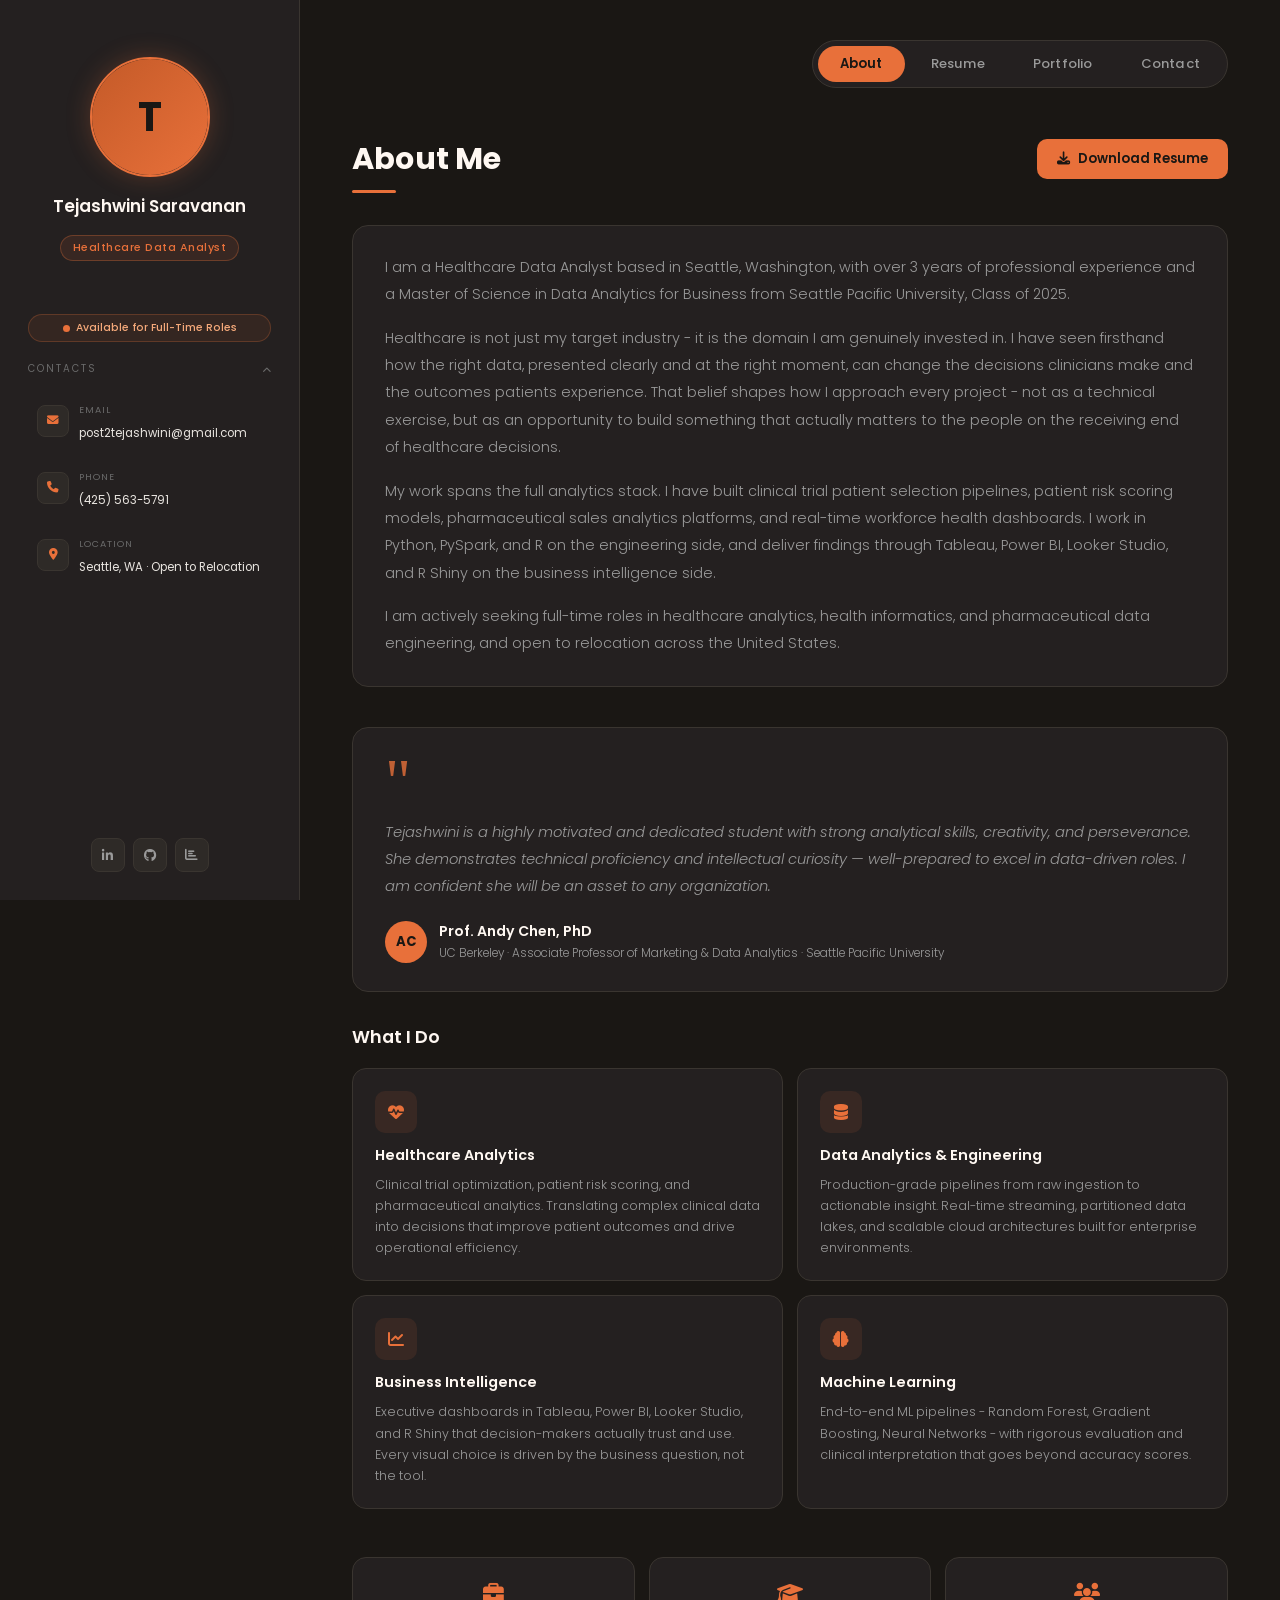
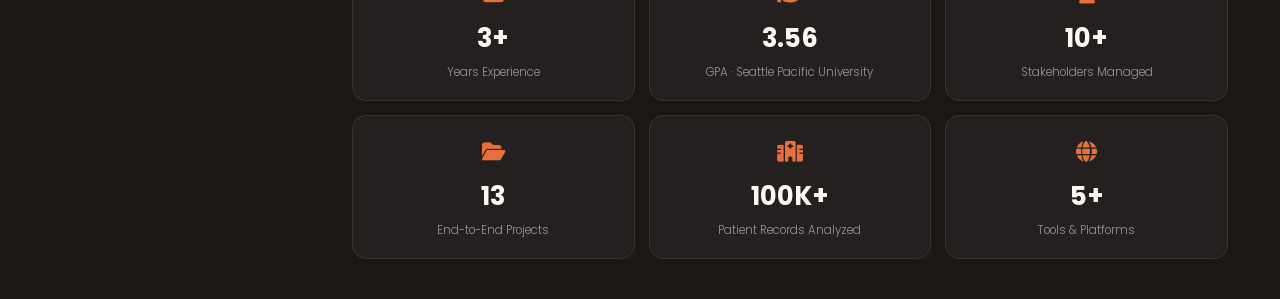
<file: index.html>
<!DOCTYPE html>
<html lang="en">
<head>
<meta charset="UTF-8">
<meta name="viewport" content="width=device-width, initial-scale=1.0">
<title>Tejashwini Saravanan - Healthcare Data Analytics</title>
<!-- Google Analytics -->
<script async src="https://www.googletagmanager.com/gtag/js?id=G-NJ0DJSV0J9"></script>
<script>
  window.dataLayer = window.dataLayer || [];
  function gtag(){dataLayer.push(arguments);}
  gtag('js', new Date());
  gtag('config', 'G-NJ0DJSV0J9');
</script>
<link href="https://fonts.googleapis.com/css2?family=Poppins:wght@300;400;500;600;700&family=Playfair+Display:wght@600;700&family=JetBrains+Mono:wght@400;500&display=swap" rel="stylesheet">
<link rel="stylesheet" href="https://cdnjs.cloudflare.com/ajax/libs/font-awesome/6.4.0/css/all.min.css">
<style>
  :root {
    --bg: #1a1714;
    --bg2: #242020;
    --bg3: #2e2a27;
    --border: #3a3530;
    --accent: #e8703a;
    --accent2: #c45a28;
    --accent3: #f5a97a;
    --text: #e8e4df;
    --text2: #9a9a9a;
    --text3: #6a6a6a;
    --white: #fff8f2;
    --sidebar-width: 300px;
  }

  * { margin: 0; padding: 0; box-sizing: border-box; }
  html { scroll-behavior: smooth; }

  body {
    background: var(--bg);
    color: var(--text);
    font-family: 'Poppins', sans-serif;
    display: flex;
    min-height: 100vh;
    overflow-x: hidden;
  }

  /* SIDEBAR */
  .sidebar {
    width: var(--sidebar-width);
    min-height: 100vh;
    background: var(--bg2);
    border-right: 1px solid var(--border);
    position: fixed;
    left: 0; top: 0;
    display: flex;
    flex-direction: column;
    align-items: center;
    padding: 36px 28px 28px;
    z-index: 100;
    overflow-y: auto;
  }

  .profile-section {
    display: flex;
    flex-direction: column;
    align-items: center;
    width: 100%;
    padding: 20px 16px;
    border-radius: 16px;
    border: 1px solid transparent;
    transition: all 0.4s;
    margin-bottom: 20px;
    cursor: default;
  }

  .profile-section:hover {
    border-color: var(--accent);
    background: rgba(232,112,58,0.05);
    box-shadow: 0 0 30px rgba(232,112,58,0.12);
  }

  .profile-img-wrap {
    width: 120px;
    height: 120px;
    border-radius: 50%;
    border: 2px solid var(--accent);
    overflow: hidden;
    margin-bottom: 16px;
    box-shadow: 0 0 24px rgba(232,112,58,0.25);
  }

  .profile-img-wrap img {
    width: 100%;
    height: 100%;
    object-fit: cover;
    object-position: center top;
  }

  .sidebar-name {
    font-family: 'Poppins', sans-serif;
    font-size: 1.05rem;
    font-weight: 600;
    color: var(--white);
    text-align: center;
    margin-bottom: 8px;
    white-space: nowrap;
  }

  .sidebar-title {
    font-size: 0.68rem;
    color: var(--accent);
    background: rgba(232,112,58,0.1);
    border: 1px solid rgba(232,112,58,0.3);
    padding: 4px 12px;
    border-radius: 20px;
    text-align: center;
    letter-spacing: 0.5px;
    font-weight: 500;
  }

  .contacts-toggle {
    font-size: 0.62rem;
    letter-spacing: 2px;
    color: var(--text3);
    text-transform: uppercase;
    width: 100%;
    margin-bottom: 0;
    display: flex;
    align-items: center;
    justify-content: space-between;
    cursor: pointer;
    padding: 8px 0;
    user-select: none;
    transition: color 0.2s;
  }

  .contacts-toggle:hover { color: var(--accent); }

  .contacts-toggle .chevron {
    transition: transform 0.3s;
    font-size: 0.55rem;
  }

  .contacts-toggle.open .chevron { transform: rotate(180deg); }

  .contact-list {
    width: 100%;
    display: flex;
    flex-direction: column;
    gap: 12px;
    overflow: hidden;
    max-height: 0;
    transition: max-height 0.4s ease, opacity 0.3s;
    opacity: 0;
  }

  .contact-list.open {
    max-height: 400px;
    opacity: 1;
    margin-bottom: 16px;
    margin-top: 12px;
  }

  .contact-item {
    display: flex;
    align-items: flex-start;
    gap: 10px;
    padding: 6px 8px;
    border-radius: 8px;
    border: 1px solid transparent;
    transition: all 0.3s;
    cursor: default;
  }

  .contact-item:hover {
    border-color: var(--accent);
    background: rgba(232,112,58,0.05);
    box-shadow: 0 0 12px rgba(232,112,58,0.1);
  }

  .contact-icon {
    width: 32px; height: 32px;
    background: var(--bg3);
    border: 1px solid var(--border);
    border-radius: 8px;
    display: flex;
    align-items: center;
    justify-content: center;
    color: var(--accent);
    font-size: 0.72rem;
    flex-shrink: 0;
    margin-top: 2px;
  }

  .contact-info label {
    display: block;
    font-size: 0.58rem;
    color: var(--text3);
    text-transform: uppercase;
    letter-spacing: 1px;
    margin-bottom: 2px;
  }

  .contact-info span, .contact-info a {
    font-size: 0.72rem;
    color: var(--text);
    text-decoration: none;
    line-height: 1.4;
    word-break: break-word;
  }

  .contact-info a:hover { color: var(--accent); }

  .available-sidebar {
    display: flex;
    align-items: center;
    gap: 6px;
    background: rgba(232,112,58,0.08);
    border: 1px solid rgba(232,112,58,0.25);
    border-radius: 20px;
    padding: 5px 12px;
    font-size: 0.66rem;
    color: var(--accent3);
    width: 100%;
    justify-content: center;
    margin: 12px 0;
    font-weight: 500;
  }

  .available-dot {
    width: 7px; height: 7px;
    background: var(--accent);
    border-radius: 50%;
    animation: pulse 2s infinite;
    flex-shrink: 0;
  }

  @keyframes pulse {
    0%, 100% { opacity: 1; box-shadow: 0 0 0 0 rgba(232,112,58,0.4); }
    50% { opacity: 0.7; box-shadow: 0 0 0 4px rgba(232,112,58,0); }
  }

  .social-links {
    display: flex;
    gap: 8px;
    margin-top: auto;
    padding-top: 16px;
  }

  .social-link {
    width: 34px; height: 34px;
    background: var(--bg3);
    border: 1px solid var(--border);
    border-radius: 8px;
    display: flex;
    align-items: center;
    justify-content: center;
    color: var(--text2);
    text-decoration: none;
    font-size: 0.8rem;
    transition: all 0.3s;
  }

  .social-link:hover {
    border-color: var(--accent);
    color: var(--accent);
    background: rgba(232,112,58,0.1);
  }

  /* MAIN */
  .main {
    margin-left: var(--sidebar-width);
    flex: 1;
    padding: 40px 52px;
    max-width: calc(100vw - var(--sidebar-width));
  }

  /* NAV */
  .nav-tabs {
    display: flex;
    gap: 4px;
    margin-bottom: 48px;
    background: var(--bg2);
    border: 1px solid var(--border);
    border-radius: 30px;
    padding: 5px;
    width: fit-content;
    margin-left: auto;
  }

  .nav-tab {
    padding: 8px 22px;
    border-radius: 24px;
    font-size: 0.82rem;
    font-weight: 500;
    color: var(--text2);
    cursor: pointer;
    transition: all 0.3s;
    border: none;
    background: transparent;
    font-family: 'Poppins', sans-serif;
    letter-spacing: 0.2px;
  }

  .nav-tab:hover { color: var(--text); }

  .nav-tab.active {
    background: var(--accent);
    color: #1a1714;
    font-weight: 600;
  }

  .section { display: none; animation: fadeIn 0.4s ease; }
  .section.active { display: block; }

  @keyframes fadeIn {
    from { opacity: 0; transform: translateY(14px); }
    to { opacity: 1; transform: translateY(0); }
  }

  .section-title {
    font-family: 'Poppins', sans-serif;
    font-size: 1.9rem;
    font-weight: 700;
    color: var(--white);
    margin-bottom: 8px;
    letter-spacing: 0.2px;
  }

  .title-line {
    width: 44px; height: 3px;
    background: var(--accent);
    border-radius: 2px;
    margin-bottom: 32px;
  }

  /* ABOUT BIO BOX */
  .about-bio-box {
    background: var(--bg2);
    border: 1px solid var(--border);
    border-radius: 16px;
    padding: 28px 32px;
    max-width: 100%;
    margin-bottom: 40px;
    transition: all 0.4s;
    cursor: default;
  }

  .about-bio-box:hover {
    border-color: var(--accent);
    box-shadow: 0 0 32px rgba(232,112,58,0.12);
    background: rgba(232,112,58,0.03);
  }

  .about-bio {
    font-size: 0.9rem;
    line-height: 1.9;
    color: #9a9a9a;
    font-weight: 300;
  }

  .about-bio p { margin-bottom: 16px; }
  .about-bio p:last-child { margin-bottom: 0; }

  .what-i-do-title {
    font-family: 'Poppins', sans-serif;
    font-size: 1.1rem;
    font-weight: 600;
    color: var(--white);
    margin-bottom: 18px;
  }

  .what-i-do-grid {
    display: grid;
    grid-template-columns: repeat(2, 1fr);
    gap: 14px;
    margin-bottom: 48px;
  }

  .what-card {
    background: var(--bg2);
    border: 1px solid var(--border);
    border-radius: 14px;
    padding: 22px;
    transition: all 0.35s;
    cursor: default;
  }

  .what-card:hover {
    border-color: var(--accent);
    transform: translateY(-3px);
    box-shadow: 0 10px 32px rgba(232,112,58,0.14);
    background: rgba(232,112,58,0.04);
  }

  .what-card-icon {
    width: 42px; height: 42px;
    background: rgba(232,112,58,0.1);
    border-radius: 10px;
    display: flex;
    align-items: center;
    justify-content: center;
    color: var(--accent);
    font-size: 1rem;
    margin-bottom: 12px;
  }

  .what-card h4 {
    font-size: 0.9rem;
    font-weight: 600;
    color: var(--white);
    margin-bottom: 8px;
  }

  .what-card p {
    font-size: 0.78rem;
    color: var(--text2);
    line-height: 1.7;
    font-weight: 300;
  }

  .about-top-bar {
    display: flex;
    align-items: center;
    justify-content: space-between;
    margin-bottom: 8px;
  }

  .about-top-bar .section-title { margin-bottom: 0; }

  .download-btn {
    display: flex;
    align-items: center;
    gap: 8px;
    background: var(--accent);
    color: #1a1714;
    padding: 10px 20px;
    border-radius: 10px;
    font-size: 0.82rem;
    font-weight: 600;
    text-decoration: none;
    transition: all 0.3s;
    white-space: nowrap;
  }

  .download-btn:hover {
    background: var(--accent2);
    transform: translateY(-1px);
    box-shadow: 0 6px 20px rgba(232,112,58,0.3);
  }

  .stats-grid {
    display: grid;
    grid-template-columns: repeat(3, 1fr);
    gap: 14px;
    margin-top: 32px;
  }

  .stat-card {
    background: var(--bg2);
    border: 1px solid var(--border);
    border-radius: 14px;
    padding: 20px 16px;
    text-align: center;
    transition: all 0.35s;
    cursor: default;
  }

  .stat-card:hover {
    border-color: var(--accent);
    transform: translateY(-3px);
    box-shadow: 0 10px 28px rgba(232,112,58,0.14);
    background: rgba(232,112,58,0.04);
  }

  .stat-icon {
    font-size: 1.3rem;
    color: var(--accent);
    margin-bottom: 10px;
  }

  .stat-number {
    font-size: 1.6rem;
    font-weight: 700;
    color: var(--white);
    margin-bottom: 6px;
    font-family: 'Poppins', sans-serif;
  }

  .stat-label {
    font-size: 0.72rem;
    color: var(--text2);
    font-weight: 300;
    line-height: 1.4;
  }

  /* STATS STRIP */
  .stats-strip {
    display: flex;
    align-items: center;
    justify-content: space-between;
    background: var(--bg2);
    border: 1px solid var(--border);
    border-radius: 16px;
    padding: 24px 32px;
    margin-top: 16px;
    transition: all 0.3s;
  }

  .stats-strip:hover {
    border-color: var(--accent);
    box-shadow: 0 0 24px rgba(232,112,58,0.1);
  }

  .stat-strip-card {
    text-align: center;
    flex: 1;
  }

  .stat-strip-divider {
    width: 1px;
    height: 50px;
    background: var(--border);
    flex-shrink: 0;
  }

  .stat-strip-card .stat-icon {
    font-size: 1.1rem;
    color: var(--accent);
    margin-bottom: 8px;
  }

  .stat-strip-card .stat-number {
    font-size: 1.5rem;
    font-weight: 700;
    color: var(--white);
    margin-bottom: 4px;
  }

  .stat-strip-card .stat-label {
    font-size: 0.68rem;
    color: var(--text2);
    font-weight: 300;
  }

  @media (max-width: 768px) {
    .stats-strip { flex-wrap: wrap; gap: 16px; padding: 20px; }
    .stat-strip-divider { display: none; }
    .stat-strip-card { min-width: 28%; }
  }

  /* SPLIT GRID */
  .split-grid {
    display: grid;
    grid-template-columns: 1fr 1fr;
    gap: 14px;
    align-items: stretch;
    margin-top: 32px;
  }

  .split-left {
    display: flex;
    flex-direction: column;
    gap: 14px;
  }

  .split-left .what-card {
    flex: 1;
  }

  .split-right {
    display: flex;
    flex-direction: column;
    gap: 14px;
  }

  .split-right .stat-card {
    flex: 1;
    display: flex;
    flex-direction: column;
    align-items: center;
    justify-content: center;
  }

  @media (max-width: 768px) {
    .split-grid { grid-template-columns: 1fr; }
  }

  /* TESTIMONIAL */
  .testimonial-card {
    background: var(--bg2);
    border: 1px solid var(--border);
    border-radius: 16px;
    padding: 28px 32px;
    margin-bottom: 32px;
    position: relative;
    transition: all 0.4s;
    cursor: default;
  }

  .testimonial-card:hover {
    border-color: var(--accent);
    box-shadow: 0 0 32px rgba(232,112,58,0.12);
    background: rgba(232,112,58,0.03);
  }

  .testimonial-quote {
    font-size: 4rem;
    color: var(--accent);
    line-height: 0.8;
    margin-bottom: 12px;
    font-family: Georgia, serif;
    opacity: 0.8;
  }

  .testimonial-text {
    font-size: 0.92rem;
    color: #9a9a9a;
    line-height: 1.85;
    font-weight: 300;
    font-style: italic;
    margin-bottom: 20px;
  }

  .testimonial-author {
    display: flex;
    align-items: center;
    gap: 12px;
  }

  .testimonial-avatar {
    width: 42px; height: 42px;
    background: var(--accent);
    border-radius: 50%;
    display: flex;
    align-items: center;
    justify-content: center;
    font-size: 0.82rem;
    font-weight: 700;
    color: #1a1714;
    flex-shrink: 0;
  }

  .testimonial-name {
    font-size: 0.88rem;
    font-weight: 600;
    color: var(--white);
    margin-bottom: 3px;
  }

  .testimonial-title {
    font-size: 0.74rem;
    color: var(--text2);
    font-weight: 300;
  }

  /* COMBINED GRID */
  .combined-grid {
    display: grid;
    grid-template-columns: repeat(3, 1fr);
    gap: 14px;
  }

  @media (max-width: 768px) {
    .combined-grid { grid-template-columns: repeat(2, 1fr); }
  }

  /* RESUME */
  .resume-section { margin-bottom: 38px; }

  .resume-section-title {
    display: flex;
    align-items: center;
    gap: 10px;
    font-size: 1rem;
    font-weight: 600;
    color: var(--white);
    margin-bottom: 20px;
  }

  .resume-section-title i { color: var(--accent); font-size: 0.85rem; }

  .timeline-item {
    position: relative;
    padding: 12px 16px 12px 24px;
    margin-bottom: 14px;
    border-left: 2px solid var(--border);
    border-radius: 0 10px 10px 0;
    border-top: 1px solid transparent;
    border-right: 1px solid transparent;
    border-bottom: 1px solid transparent;
    transition: all 0.3s;
    cursor: default;
  }

  .timeline-item::before {
    content: '';
    position: absolute;
    left: -6px; top: 18px;
    width: 10px; height: 10px;
    border-radius: 50%;
    background: var(--accent);
  }

  .timeline-item:hover {
    border-color: var(--accent);
    background: rgba(232,112,58,0.04);
    box-shadow: 0 0 16px rgba(232,112,58,0.1);
  }

  .timeline-header {
    display: flex;
    justify-content: space-between;
    align-items: flex-start;
    gap: 16px;
  }

  .timeline-date-right {
    font-size: 0.68rem;
    color: var(--accent);
    font-family: 'JetBrains Mono', monospace;
    white-space: nowrap;
    flex-shrink: 0;
    margin-top: 4px;
  }

  .timeline-coursework {
    font-size: 0.73rem;
    color: #6a6a6a;
    line-height: 1.65;
    margin-top: 8px;
    font-weight: 300;
  }

  .timeline-title {
    font-size: 0.9rem;
    font-weight: 600;
    color: var(--white);
    margin-bottom: 3px;
  }

  .timeline-subtitle {
    font-size: 0.78rem;
    color: var(--text2);
    margin-bottom: 3px;
    font-weight: 300;
  }

  .timeline-date {
    font-size: 0.7rem;
    color: var(--accent);
    font-family: 'JetBrains Mono', monospace;
  }

  .skills-grid { display: flex; flex-direction: column; gap: 12px; }

  .skill-group {
    background: var(--bg2);
    border: 1px solid var(--border);
    border-radius: 12px;
    padding: 16px 20px;
    transition: all 0.3s;
    cursor: default;
  }

  .skill-group:hover {
    border-color: var(--accent);
    background: rgba(232,112,58,0.04);
    box-shadow: 0 0 16px rgba(232,112,58,0.1);
  }

  .skill-group-label {
    font-size: 0.6rem;
    letter-spacing: 2px;
    color: var(--text3);
    text-transform: uppercase;
    margin-bottom: 10px;
  }

  .skill-tags { display: flex; flex-wrap: wrap; gap: 7px; }

  .skill-tag {
    background: rgba(232,112,58,0.07);
    border: 1px solid rgba(232,112,58,0.18);
    border-radius: 20px;
    padding: 3px 12px;
    font-size: 0.74rem;
    color: var(--accent3);
    font-weight: 400;
    transition: all 0.2s;
  }

  .skill-tag:hover {
    background: rgba(232,112,58,0.18);
    border-color: var(--accent);
    color: var(--white);
  }

  .cert-link {
    font-size: 0.74rem;
    color: var(--accent);
    text-decoration: none;
    display: flex;
    align-items: center;
    gap: 5px;
    white-space: nowrap;
    flex-shrink: 0;
    margin-top: 4px;
    font-weight: 500;
    transition: opacity 0.2s;
  }

  .cert-link:hover { opacity: 0.7; }

  .contact-tagline {
    font-size: 0.88rem;
    color: #6a6a6a;
    line-height: 1.75;
    font-weight: 300;
    max-width: 680px;
    margin-bottom: 32px;
  }

  .contact-availability {
    display: flex;
    align-items: center;
    gap: 8px;
    background: rgba(232,112,58,0.08);
    border: 1px solid rgba(232,112,58,0.22);
    border-radius: 10px;
    padding: 12px 16px;
    font-size: 0.78rem;
    color: var(--accent3);
    font-weight: 400;
    margin-top: 4px;
  }

  /* PORTFOLIO */
  .portfolio-filters {
    display: flex;
    gap: 8px;
    margin-bottom: 24px;
    flex-wrap: wrap;
  }

  .filter-btn {
    padding: 6px 16px;
    border-radius: 20px;
    font-size: 0.78rem;
    font-weight: 500;
    cursor: pointer;
    transition: all 0.3s;
    border: 1px solid var(--border);
    background: transparent;
    color: var(--text2);
    font-family: 'Poppins', sans-serif;
  }

  .filter-btn:hover { border-color: var(--accent); color: var(--accent); }

  .filter-btn.active {
    background: var(--accent);
    border-color: var(--accent);
    color: #1a1714;
    font-weight: 600;
  }

  .projects-grid {
    display: grid;
    grid-template-columns: repeat(3, 1fr);
    gap: 16px;
  }

  .project-card {
    background: var(--bg2);
    border: 1px solid var(--border);
    border-radius: 14px;
    overflow: hidden;
    transition: all 0.3s;
  }

  .project-card:hover {
    border-color: var(--accent);
    transform: translateY(-4px);
    box-shadow: 0 12px 36px rgba(232,112,58,0.14);
  }

  .project-thumb {
    width: 100%;
    height: 148px;
    display: flex;
    align-items: center;
    justify-content: center;
    font-size: 2rem;
  }

  .project-body { padding: 14px 16px; }

  .project-category {
    font-size: 0.6rem;
    letter-spacing: 1.5px;
    text-transform: uppercase;
    color: var(--accent);
    margin-bottom: 6px;
    font-family: 'JetBrains Mono', monospace;
  }

  .project-name {
    font-size: 0.84rem;
    font-weight: 600;
    color: var(--white);
    margin-bottom: 8px;
    line-height: 1.4;
  }

  .project-tags {
    display: flex;
    flex-wrap: wrap;
    gap: 5px;
    margin-bottom: 10px;
  }

  .project-tag {
    font-size: 0.64rem;
    background: var(--bg3);
    border: 1px solid var(--border);
    border-radius: 8px;
    padding: 2px 7px;
    color: var(--text3);
  }

  .project-links { display: flex; gap: 10px; }

  .project-link {
    font-size: 0.72rem;
    color: var(--accent);
    text-decoration: none;
    display: flex;
    align-items: center;
    gap: 4px;
    transition: opacity 0.2s;
    font-weight: 500;
  }

  .project-link:hover { opacity: 0.7; }

  /* CONTACT */
  .contact-grid {
    display: grid;
    grid-template-columns: 1fr 1fr;
    gap: 32px;
  }

  .contact-form { display: flex; flex-direction: column; gap: 14px; }
  .form-row { display: grid; grid-template-columns: 1fr 1fr; gap: 14px; }
  .form-group { display: flex; flex-direction: column; gap: 6px; }

  .form-group label {
    font-size: 0.66rem;
    text-transform: uppercase;
    letter-spacing: 1px;
    color: var(--text3);
  }

  .form-group input, .form-group textarea {
    background: var(--bg2);
    border: 1px solid var(--border);
    border-radius: 10px;
    padding: 11px 14px;
    color: var(--text);
    font-family: 'Poppins', sans-serif;
    font-size: 0.84rem;
    transition: border-color 0.3s;
    resize: none;
  }

  .form-group input:focus, .form-group textarea:focus {
    outline: none;
    border-color: var(--accent);
  }

  .form-group textarea { height: 120px; }

  .send-btn {
    background: var(--accent);
    color: #1a1714;
    border: none;
    border-radius: 10px;
    padding: 12px 26px;
    font-size: 0.84rem;
    font-weight: 600;
    cursor: pointer;
    font-family: 'Poppins', sans-serif;
    display: flex;
    align-items: center;
    gap: 8px;
    width: fit-content;
    transition: all 0.3s;
  }

  .send-btn:hover { background: var(--accent2); transform: translateY(-1px); }

  .contact-info-panel { display: flex; flex-direction: column; gap: 12px; }

  .contact-info-card {
    background: var(--bg2);
    border: 1px solid var(--border);
    border-radius: 12px;
    padding: 14px 18px;
    display: flex;
    align-items: center;
    gap: 14px;
    transition: all 0.3s;
  }

  .contact-info-card:hover { border-color: var(--accent); }

  .contact-info-icon {
    width: 38px; height: 38px;
    background: rgba(232,112,58,0.1);
    border-radius: 10px;
    display: flex;
    align-items: center;
    justify-content: center;
    color: var(--accent);
    font-size: 0.9rem;
    flex-shrink: 0;
  }

  .contact-info-text label {
    display: block;
    font-size: 0.6rem;
    text-transform: uppercase;
    letter-spacing: 1px;
    color: var(--text3);
    margin-bottom: 3px;
  }

  .contact-info-text span, .contact-info-text a {
    font-size: 0.82rem;
    color: var(--text);
    text-decoration: none;
  }

  .contact-info-text a:hover { color: var(--accent); }

  .project-card.hidden { display: none; }

  ::-webkit-scrollbar { width: 5px; }
  ::-webkit-scrollbar-track { background: var(--bg); }
  ::-webkit-scrollbar-thumb { background: var(--border); border-radius: 3px; }
  ::-webkit-scrollbar-thumb:hover { background: var(--accent2); }

  @media (max-width: 1100px) { .projects-grid { grid-template-columns: repeat(2, 1fr); } }
  @media (max-width: 768px) {
    .sidebar { display: none; }
    .main { margin-left: 0; padding: 20px 16px; max-width: 100vw; }
    .projects-grid { grid-template-columns: 1fr; }
    .what-i-do-grid { grid-template-columns: 1fr; }
    .contact-grid { grid-template-columns: 1fr; }
    .stats-grid { grid-template-columns: repeat(2, 1fr); }
    .nav-tabs { display: none; }
    .mobile-nav { display: flex; }
    .about-top-bar { flex-direction: column; align-items: flex-start; gap: 12px; }
    .form-row { grid-template-columns: 1fr; }
  }

  /* MOBILE NAV */
  .mobile-nav {
    display: none;
    position: fixed;
    top: 0; left: 0; right: 0;
    background: var(--bg2);
    border-bottom: 1px solid var(--border);
    padding: 14px 20px;
    z-index: 200;
    align-items: center;
    justify-content: space-between;
  }

  .mobile-nav-name {
    font-size: 0.95rem;
    font-weight: 600;
    color: var(--white);
  }

  .hamburger {
    width: 36px; height: 36px;
    background: var(--bg3);
    border: 1px solid var(--border);
    border-radius: 8px;
    display: flex;
    flex-direction: column;
    align-items: center;
    justify-content: center;
    gap: 5px;
    cursor: pointer;
    padding: 8px;
  }

  .hamburger span {
    width: 18px; height: 2px;
    background: var(--accent);
    border-radius: 2px;
    transition: all 0.3s;
  }

  .mobile-menu {
    display: none;
    position: fixed;
    top: 64px; left: 0; right: 0;
    background: var(--bg2);
    border-bottom: 1px solid var(--border);
    padding: 16px;
    z-index: 199;
    flex-direction: column;
    gap: 8px;
  }

  .mobile-menu.open { display: flex; }

  .mobile-menu-btn {
    padding: 12px 16px;
    border-radius: 10px;
    font-size: 0.9rem;
    font-weight: 500;
    color: var(--text2);
    cursor: pointer;
    border: 1px solid var(--border);
    background: transparent;
    font-family: 'Poppins', sans-serif;
    text-align: left;
    transition: all 0.2s;
  }

  .mobile-menu-btn:hover, .mobile-menu-btn.active {
    background: var(--accent);
    color: #1a1714;
    border-color: var(--accent);
    font-weight: 600;
  }

  @media (max-width: 768px) {
    .main { padding-top: 80px; }
  }
</style>
</head>
<body>

<!-- MOBILE NAV -->
<div class="mobile-nav">
  <div class="mobile-nav-name">Tejashwini Saravanan</div>
  <div class="hamburger" onclick="toggleMobileMenu()">
    <span></span>
    <span></span>
    <span></span>
  </div>
</div>

<!-- MOBILE DROPDOWN MENU -->
<div class="mobile-menu" id="mobileMenu">
  <button class="mobile-menu-btn active" onclick="showSectionMobile('about', this)">About</button>
  <button class="mobile-menu-btn" onclick="showSectionMobile('resume', this)">Resume</button>
  <button class="mobile-menu-btn" onclick="showSectionMobile('portfolio', this)">Portfolio</button>
  <button class="mobile-menu-btn" onclick="showSectionMobile('contact', this)">Contact</button>
</div>

<aside class="sidebar">
  <div class="profile-section">
    <div class="profile-img-wrap">
      <img src="https://raw.githubusercontent.com/TejashwiniSaravanan/tejashwinisaravanan.github.io/main/teju%20photo.JPG"
           alt="Tejashwini Saravanan"
           onerror="this.parentElement.innerHTML='<div style=\'width:100%;height:100%;background:linear-gradient(135deg,#c45a28,#e8703a);display:flex;align-items:center;justify-content:center;font-size:2.5rem;font-weight:700;color:#1a1714;\'>T</div>'"/>
    </div>
    <div class="sidebar-name">Tejashwini Saravanan</div>
    <div class="sidebar-title" style="margin-top:8px;">Healthcare Data Analyst</div>
  </div>

  <div class="available-sidebar">
    <div class="available-dot"></div>
    Available for Full-Time Roles
  </div>

  <div class="contacts-toggle" id="contactsToggle" onclick="toggleContacts()">
    Contacts <i class="fas fa-chevron-down chevron"></i>
  </div>

  <div class="contact-list" id="contactList">
    <div class="contact-item">
      <div class="contact-icon"><i class="fas fa-envelope"></i></div>
      <div class="contact-info">
        <label>Email</label>
        <a href="mailto:post2tejashwini@gmail.com">post2tejashwini@gmail.com</a>
      </div>
    </div>
    <div class="contact-item">
      <div class="contact-icon"><i class="fas fa-phone"></i></div>
      <div class="contact-info">
        <label>Phone</label>
        <span>(425) 563-5791</span>
      </div>
    </div>
    <div class="contact-item">
      <div class="contact-icon"><i class="fas fa-map-marker-alt"></i></div>
      <div class="contact-info">
        <label>Location</label>
        <span>Seattle, WA · Open to Relocation</span>
      </div>
    </div>
  </div>

  <div class="social-links">
    <a href="https://www.linkedin.com/in/tejashwinisaravanan/" target="_blank" class="social-link" title="LinkedIn"><i class="fab fa-linkedin-in"></i></a>
    <a href="https://github.com/TejashwiniSaravanan" target="_blank" class="social-link" title="GitHub"><i class="fab fa-github"></i></a>
    <a href="https://public.tableau.com/app/profile/tejashwinisaravanan" target="_blank" class="social-link" title="Tableau"><i class="fas fa-chart-bar"></i></a>
  </div>
</aside>

<main class="main">
  <nav class="nav-tabs">
    <button class="nav-tab active" onclick="showSection('about', this)">About</button>
    <button class="nav-tab" onclick="showSection('resume', this)">Resume</button>
    <button class="nav-tab" onclick="showSection('portfolio', this)">Portfolio</button>
    <button class="nav-tab" onclick="showSection('contact', this)">Contact</button>
  </nav>

  <!-- ABOUT -->
  <section id="about" class="section active">
    <div class="about-top-bar">
      <h1 class="section-title">About Me</h1>
      <a href="https://github.com/TejashwiniSaravanan/tejashwinisaravanan.github.io/raw/main/TejashwiniSaravanan%20Resume.pdf"
         target="_blank"
         class="download-btn"
         onclick="trackDownload()">
        <i class="fas fa-download"></i> Download Resume
      </a>
    </div>
    <div class="title-line"></div>

    <div class="about-bio-box">
      <div class="about-bio">
        <p>I am a Healthcare Data Analyst based in Seattle, Washington, with over 3 years of professional experience and a Master of Science in Data Analytics for Business from Seattle Pacific University, Class of 2025.</p>
        <p>Healthcare is not just my target industry - it is the domain I am genuinely invested in. I have seen firsthand how the right data, presented clearly and at the right moment, can change the decisions clinicians make and the outcomes patients experience. That belief shapes how I approach every project - not as a technical exercise, but as an opportunity to build something that actually matters to the people on the receiving end of healthcare decisions.</p>
        <p>My work spans the full analytics stack. I have built clinical trial patient selection pipelines, patient risk scoring models, pharmaceutical sales analytics platforms, and real-time workforce health dashboards. I work in Python, PySpark, and R on the engineering side, and deliver findings through Tableau, Power BI, Looker Studio, and R Shiny on the business intelligence side.</p>
        <p>I am actively seeking full-time roles in healthcare analytics, health informatics, and pharmaceutical data engineering, and open to relocation across the United States.</p>
      </div>
    </div>

    <!-- TESTIMONIAL -->
    <div class="testimonial-card">
      <div class="testimonial-quote">"</div>
      <div class="testimonial-text">Tejashwini is a highly motivated and dedicated student with strong analytical skills, creativity, and perseverance. She demonstrates technical proficiency and intellectual curiosity — well-prepared to excel in data-driven roles. I am confident she will be an asset to any organization.</div>
      <div class="testimonial-author">
        <div class="testimonial-avatar">AC</div>
        <div>
          <div class="testimonial-name">Prof. Andy Chen, PhD</div>
          <div class="testimonial-title">UC Berkeley · Associate Professor of Marketing & Data Analytics · Seattle Pacific University</div>
        </div>
      </div>
    </div>

    <!-- WHAT I DO -->
    <div class="what-i-do-title">What I Do</div>
    <div class="what-i-do-grid">
      <div class="what-card">
        <div class="what-card-icon"><i class="fas fa-heartbeat"></i></div>
        <h4>Healthcare Analytics</h4>
        <p>Clinical trial optimization, patient risk scoring, and pharmaceutical analytics. Translating complex clinical data into decisions that improve patient outcomes and drive operational efficiency.</p>
      </div>
      <div class="what-card">
        <div class="what-card-icon"><i class="fas fa-database"></i></div>
        <h4>Data Analytics & Engineering</h4>
        <p>Production-grade pipelines from raw ingestion to actionable insight. Real-time streaming, partitioned data lakes, and scalable cloud architectures built for enterprise environments.</p>
      </div>
      <div class="what-card">
        <div class="what-card-icon"><i class="fas fa-chart-line"></i></div>
        <h4>Business Intelligence</h4>
        <p>Executive dashboards in Tableau, Power BI, Looker Studio, and R Shiny that decision-makers actually trust and use. Every visual choice is driven by the business question, not the tool.</p>
      </div>
      <div class="what-card">
        <div class="what-card-icon"><i class="fas fa-brain"></i></div>
        <h4>Machine Learning</h4>
        <p>End-to-end ML pipelines - Random Forest, Gradient Boosting, Neural Networks - with rigorous evaluation and clinical interpretation that goes beyond accuracy scores.</p>
      </div>
    </div>

    <!-- STATS -->
    <div class="stats-grid">
      <div class="stat-card">
        <div class="stat-icon"><i class="fas fa-briefcase"></i></div>
        <div class="stat-number">3+</div>
        <div class="stat-label">Years Experience</div>
      </div>
      <div class="stat-card">
        <div class="stat-icon"><i class="fas fa-graduation-cap"></i></div>
        <div class="stat-number">3.56</div>
        <div class="stat-label">GPA · Seattle Pacific University</div>
      </div>
      <div class="stat-card">
        <div class="stat-icon"><i class="fas fa-users"></i></div>
        <div class="stat-number">10+</div>
        <div class="stat-label">Stakeholders Managed</div>
      </div>
      <div class="stat-card">
        <div class="stat-icon"><i class="fas fa-folder-open"></i></div>
        <div class="stat-number">13</div>
        <div class="stat-label">End-to-End Projects</div>
      </div>
      <div class="stat-card">
        <div class="stat-icon"><i class="fas fa-hospital"></i></div>
        <div class="stat-number">100K+</div>
        <div class="stat-label">Patient Records Analyzed</div>
      </div>
      <div class="stat-card">
        <div class="stat-icon"><i class="fas fa-globe"></i></div>
        <div class="stat-number">5+</div>
        <div class="stat-label">Tools & Platforms</div>
      </div>
    </div>

  </section>

  <!-- RESUME -->
  <section id="resume" class="section">
    <h1 class="section-title">Resume</h1>
    <div class="title-line"></div>

    <div class="resume-section">
      <div class="resume-section-title"><i class="fas fa-graduation-cap"></i> Education</div>

      <div class="timeline-item">
        <div class="timeline-header">
          <div>
            <div class="timeline-title">Seattle Pacific University</div>
            <div class="timeline-subtitle">Master of Science in Data Analytics for Business</div>
            <div class="timeline-subtitle" style="font-size:0.72rem;margin-top:2px;">School of Business, Government and Economics</div>
            <div class="timeline-coursework">Relevant Coursework: Business Intelligence & Dashboard Design · Advanced Data Visualization · Big Data & Cloud Computing · Predictive Modeling · Database Systems (SQL) · Business Analytics · Management of Information Systems</div>
          </div>
          <div class="timeline-date-right">Sep 2023 — Aug 2025</div>
        </div>
      </div>

      <div class="timeline-item">
        <div class="timeline-header">
          <div>
            <div class="timeline-title">SRM Institute of Science and Technology</div>
            <div class="timeline-subtitle">Bachelor of Science in Interior Design</div>
            <div class="timeline-subtitle" style="font-size:0.72rem;margin-top:2px;">Chennai, India</div>
          </div>
          <div class="timeline-date-right">Jun 2018 — May 2022</div>
        </div>
      </div>
    </div>

    <div class="resume-section">
      <div class="resume-section-title"><i class="fas fa-briefcase"></i> Experience</div>

      <div class="timeline-item">
        <div class="timeline-header">
          <div>
            <div class="timeline-title">Data Analyst</div>
            <div class="timeline-subtitle">Community Dreams Foundation — Seattle, WA</div>
          </div>
          <div class="timeline-date-right">Nov 2025 — Present</div>
        </div>
      </div>

      <div class="timeline-item">
        <div class="timeline-header">
          <div>
            <div class="timeline-title">Data Analyst - Disaster Workforce Engagement</div>
            <div class="timeline-subtitle">American Red Cross, Northwest Region — Everett, WA</div>
          </div>
          <div class="timeline-date-right">Aug 2025 — Oct 2025</div>
        </div>
      </div>

      <div class="timeline-item">
        <div class="timeline-header">
          <div>
            <div class="timeline-title">Data Analyst</div>
            <div class="timeline-subtitle">Seattle Pacific University, Operated by Sodexo — Seattle, WA</div>
          </div>
          <div class="timeline-date-right">Oct 2023 — Jun 2025</div>
        </div>
      </div>

      <div class="timeline-item">
        <div class="timeline-header">
          <div>
            <div class="timeline-title">Healthcare Data Analyst</div>
            <div class="timeline-subtitle">Bharath Home Medicare Pvt Ltd — Chennai, India</div>
          </div>
          <div class="timeline-date-right">May 2022 — Aug 2023</div>
        </div>
      </div>
    </div>

    <div class="resume-section">
      <div class="resume-section-title"><i class="fas fa-certificate"></i> Certifications</div>
      <div class="timeline-item">
        <div class="timeline-header">
          <div>
            <div class="timeline-title">Microsoft Office Specialist: Excel Associate (Office 2019)</div>
            <div class="timeline-subtitle">Score: 925 · Microsoft</div>
          </div>
          <a href="https://www.linkedin.com/in/tejashwinisaravanan/details/certifications/" target="_blank" class="cert-link"><i class="fas fa-external-link-alt"></i> View Certificate</a>
        </div>
      </div>
    </div>

    <div class="resume-section">
      <div class="resume-section-title"><i class="fas fa-tools"></i> Skills</div>
      <div class="skills-grid">
        <div class="skill-group">
          <div class="skill-group-label">BI & Visualization</div>
          <div class="skill-tags">
            <span class="skill-tag">Tableau</span><span class="skill-tag">Power BI</span><span class="skill-tag">Looker Studio</span><span class="skill-tag">R Shiny</span><span class="skill-tag">Flourish Studio</span><span class="skill-tag">Plotly Dash</span>
          </div>
        </div>
        <div class="skill-group">
          <div class="skill-group-label">Healthcare & Clinical Analytics</div>
          <div class="skill-tags">
            <span class="skill-tag">Clinical Trial Analytics</span><span class="skill-tag">Patient Risk Scoring</span><span class="skill-tag">EHR Integration</span><span class="skill-tag">Population Health</span><span class="skill-tag">Pharmaceutical Analytics</span><span class="skill-tag">HR Health Analytics</span>
          </div>
        </div>
        <div class="skill-group">
          <div class="skill-group-label">Languages & Libraries</div>
          <div class="skill-tags">
            <span class="skill-tag">Python</span><span class="skill-tag">R</span><span class="skill-tag">SQL</span><span class="skill-tag">DAX</span><span class="skill-tag">Pandas</span><span class="skill-tag">Scikit-Learn</span><span class="skill-tag">ggplot2</span>
          </div>
        </div>
        <div class="skill-group">
          <div class="skill-group-label">Big Data & Cloud</div>
          <div class="skill-tags">
            <span class="skill-tag">Apache Spark</span><span class="skill-tag">PySpark</span><span class="skill-tag">Google Cloud Platform</span><span class="skill-tag">BigQuery</span><span class="skill-tag">Vertex AI</span><span class="skill-tag">Parquet</span>
          </div>
        </div>
        <div class="skill-group">
          <div class="skill-group-label">Machine Learning</div>
          <div class="skill-tags">
            <span class="skill-tag">Random Forest</span><span class="skill-tag">Gradient Boosting</span><span class="skill-tag">Neural Networks</span><span class="skill-tag">K-Means Clustering</span><span class="skill-tag">FP-Growth</span><span class="skill-tag">Decision Tree</span>
          </div>
        </div>
        <div class="skill-group">
          <div class="skill-group-label">Tools & Platforms</div>
          <div class="skill-tags">
            <span class="skill-tag">RapidMiner</span><span class="skill-tag">Orange Data Mining</span><span class="skill-tag">Jupyter Notebook</span><span class="skill-tag">Google Colab</span><span class="skill-tag">Microsoft Excel</span><span class="skill-tag">GitHub</span>
          </div>
        </div>
      </div>
    </div>
  </section>

  <!-- PORTFOLIO -->
  <section id="portfolio" class="section">
    <h1 class="section-title">Portfolio</h1>
    <div class="title-line"></div>
    <div class="portfolio-filters">
      <button class="filter-btn active" onclick="filterProjects('all', this)">All</button>
      <button class="filter-btn" onclick="filterProjects('healthcare', this)">Healthcare</button>
      <button class="filter-btn" onclick="filterProjects('engineering', this)">Data Engineering</button>
      <button class="filter-btn" onclick="filterProjects('ml', this)">Machine Learning</button>
      <button class="filter-btn" onclick="filterProjects('bi', this)">Business Intelligence</button>
    </div>
    <div class="projects-grid">

      <!-- 1. Clinical Trial -->
      <div class="project-card" data-category="healthcare ml">
        <div class="project-thumb">
          <svg viewBox="0 0 400 200" xmlns="http://www.w3.org/2000/svg" style="width:100%;height:100%">
            <defs>
              <radialGradient id="g1" cx="50%" cy="50%" r="70%"><stop offset="0%" stop-color="#b91c1c"/><stop offset="60%" stop-color="#450a0a"/><stop offset="100%" stop-color="#0a0303"/></radialGradient>
              <filter id="f1"><feGaussianBlur stdDeviation="3" result="b"/><feMerge><feMergeNode in="b"/><feMergeNode in="SourceGraphic"/></feMerge></filter>
            </defs>
            <rect width="400" height="200" fill="url(#g1)"/>
            <circle cx="200" cy="95" r="70" fill="none" stroke="#ef4444" stroke-width="0.5" opacity="0.25"/>
            <circle cx="200" cy="95" r="50" fill="none" stroke="#f97316" stroke-width="0.5" opacity="0.35"/>
            <circle cx="200" cy="95" r="30" fill="rgba(239,68,68,0.12)" stroke="#ef4444" stroke-width="1.5" filter="url(#f1)"/>
            <line x1="200" y1="22" x2="200" y2="168" stroke="#ef4444" stroke-width="2.5" opacity="0.95" filter="url(#f1)"/>
            <line x1="127" y1="95" x2="273" y2="95" stroke="#ef4444" stroke-width="2.5" opacity="0.95" filter="url(#f1)"/>
            <circle cx="200" cy="95" r="9" fill="#ef4444" filter="url(#f1)"/>
            <circle cx="118" cy="52" r="5" fill="#f97316" opacity="0.9" filter="url(#f1)"/>
            <circle cx="282" cy="52" r="4" fill="#f97316" opacity="0.7"/>
            <circle cx="98" cy="135" r="4" fill="#ef4444" opacity="0.6"/>
            <circle cx="312" cy="132" r="5" fill="#ef4444" opacity="0.8" filter="url(#f1)"/>
            <path d="M 118 52 L 158 73 L 200 95 L 242 117 L 282 138" stroke="#f97316" stroke-width="1.5" fill="none" opacity="0.5"/>
            <text x="200" y="188" text-anchor="middle" fill="#f97316" font-size="8" opacity="0.8" font-family="monospace" letter-spacing="2">CLINICAL · PATIENT RISK · ML</text>
          </svg>
        </div>
        <div class="project-body">
          <div class="project-category">Healthcare · Machine Learning</div>
          <div class="project-name">Clinical Trial Patient Selection & Admission Type Prediction</div>
          <div class="project-tags"><span class="project-tag">Orange Data Mining</span><span class="project-tag">Neural Networks</span><span class="project-tag">Gradient Boosting</span><span class="project-tag">ROC Analysis</span></div>
          <div class="project-links">
            <a href="https://github.com/TejashwiniSaravanan/Clinical-Trial-Patient-Selection-Optimization" target="_blank" class="project-link"><i class="fab fa-github"></i> GitHub</a>
            <a href="https://tejashwinisaravanan.github.io/Clinical-Trial-Patient-Selection-Optimization/" target="_blank" class="project-link"><i class="fas fa-external-link-alt"></i> Live</a>
          </div>
        </div>
      </div>

      <!-- 2. GCP Healthcare -->
      <div class="project-card" data-category="healthcare ml">
        <div class="project-thumb">
          <svg viewBox="0 0 400 200" xmlns="http://www.w3.org/2000/svg" style="width:100%;height:100%">
            <defs>
              <radialGradient id="g2" cx="50%" cy="40%" r="70%"><stop offset="0%" stop-color="#9a3412"/><stop offset="60%" stop-color="#3a0e06"/><stop offset="100%" stop-color="#060200"/></radialGradient>
              <filter id="f2"><feGaussianBlur stdDeviation="2.5" result="b"/><feMerge><feMergeNode in="b"/><feMergeNode in="SourceGraphic"/></feMerge></filter>
            </defs>
            <rect width="400" height="200" fill="url(#g2)"/>
            <ellipse cx="200" cy="78" rx="85" ry="26" fill="none" stroke="#f97316" stroke-width="2" opacity="0.7" filter="url(#f2)"/>
            <line x1="140" y1="78" x2="95" y2="143" stroke="#ef4444" stroke-width="1.5" opacity="0.6"/>
            <line x1="200" y1="104" x2="200" y2="153" stroke="#ef4444" stroke-width="1.5" opacity="0.6"/>
            <line x1="260" y1="78" x2="305" y2="143" stroke="#ef4444" stroke-width="1.5" opacity="0.6"/>
            <rect x="65" y="143" width="62" height="32" rx="7" fill="rgba(239,68,68,0.18)" stroke="#ef4444" stroke-width="1.5" filter="url(#f2)"/>
            <rect x="169" y="153" width="62" height="32" rx="7" fill="rgba(249,115,22,0.18)" stroke="#f97316" stroke-width="1.5" filter="url(#f2)"/>
            <rect x="273" y="143" width="62" height="32" rx="7" fill="rgba(239,68,68,0.18)" stroke="#ef4444" stroke-width="1.5" filter="url(#f2)"/>
            <text x="96" y="163" text-anchor="middle" fill="#fca5a5" font-size="8" font-family="monospace" font-weight="bold">BigQuery</text>
            <text x="200" y="173" text-anchor="middle" fill="#fca5a5" font-size="8" font-family="monospace" font-weight="bold">Vertex AI</text>
            <text x="304" y="163" text-anchor="middle" fill="#fca5a5" font-size="8" font-family="monospace" font-weight="bold">GCP</text>
            <circle cx="200" cy="78" r="12" fill="#f97316" opacity="0.95" filter="url(#f2)"/>
            <text x="200" y="82" text-anchor="middle" fill="#fff" font-size="9" font-family="monospace" font-weight="bold">ML</text>
            <text x="200" y="188" text-anchor="middle" fill="#f97316" font-size="8" opacity="0.8" font-family="monospace" letter-spacing="2">CLOUD · PYSPARK · GCP · HIPAA</text>
          </svg>
        </div>
        <div class="project-body">
          <div class="project-category">Healthcare · Cloud · ML</div>
          <div class="project-name">Scalable Health Data Solutions: PySpark ML & GCP Strategy</div>
          <div class="project-tags"><span class="project-tag">PySpark</span><span class="project-tag">GCP</span><span class="project-tag">BigQuery</span><span class="project-tag">Vertex AI</span></div>
          <div class="project-links">
            <a href="https://github.com/TejashwiniSaravanan/Healthcare-Analytics-PySpark-ML-GCP-Strategy" target="_blank" class="project-link"><i class="fab fa-github"></i> GitHub</a>
            <a href="https://tejashwinisaravanan.github.io/Healthcare-Analytics-PySpark-ML-GCP-Strategy/" target="_blank" class="project-link"><i class="fas fa-external-link-alt"></i> Live</a>
          </div>
        </div>
      </div>

      <!-- 3. Pharma Power BI -->
      <div class="project-card" data-category="healthcare bi">
        <div class="project-thumb">
          <svg viewBox="0 0 400 200" xmlns="http://www.w3.org/2000/svg" style="width:100%;height:100%">
            <defs>
              <radialGradient id="g3" cx="30%" cy="65%" r="80%"><stop offset="0%" stop-color="#7c2d12"/><stop offset="60%" stop-color="#2d0e06"/><stop offset="100%" stop-color="#050101"/></radialGradient>
              <filter id="f3"><feGaussianBlur stdDeviation="3" result="b"/><feMerge><feMergeNode in="b"/><feMergeNode in="SourceGraphic"/></feMerge></filter>
            </defs>
            <rect width="400" height="200" fill="url(#g3)"/>
            <rect x="30" y="128" width="26" height="47" rx="3" fill="#b91c1c" opacity="0.9" filter="url(#f3)"/>
            <rect x="68" y="103" width="26" height="72" rx="3" fill="#dc2626" opacity="0.85"/>
            <rect x="106" y="72" width="26" height="103" rx="3" fill="#ef4444" opacity="0.95" filter="url(#f3)"/>
            <rect x="144" y="88" width="26" height="87" rx="3" fill="#f97316" opacity="0.9" filter="url(#f3)"/>
            <rect x="182" y="108" width="26" height="67" rx="3" fill="#dc2626" opacity="0.75"/>
            <rect x="220" y="58" width="26" height="117" rx="3" fill="#ef4444" opacity="0.95" filter="url(#f3)"/>
            <rect x="258" y="83" width="26" height="92" rx="3" fill="#b91c1c" opacity="0.8"/>
            <rect x="296" y="98" width="26" height="77" rx="3" fill="#f97316" opacity="0.88"/>
            <rect x="334" y="73" width="26" height="102" rx="3" fill="#ef4444" opacity="0.9" filter="url(#f3)"/>
            <path d="M 43 123 L 81 98 L 119 67 L 157 83 L 195 103 L 233 53 L 271 78 L 309 93 L 347 68" stroke="#fbbf24" stroke-width="2.5" fill="none" opacity="0.95" filter="url(#f3)"/>
            <line x1="20" y1="175" x2="375" y2="175" stroke="#ef4444" stroke-width="0.5" opacity="0.4"/>
            <text x="200" y="188" text-anchor="middle" fill="#f97316" font-size="8" opacity="0.8" font-family="monospace" letter-spacing="2">PHARMA · POWER BI · DAX · FDA</text>
          </svg>
        </div>
        <div class="project-body">
          <div class="project-category">Healthcare · Business Intelligence</div>
          <div class="project-name">Pharmaceutical Sales Analytics & Regulatory Strategy (Power BI)</div>
          <div class="project-tags"><span class="project-tag">Power BI</span><span class="project-tag">DAX</span><span class="project-tag">Star Schema</span><span class="project-tag">FDA/EMA</span></div>
          <div class="project-links">
            <a href="https://github.com/TejashwiniSaravanan/Drug-Sales-Analysis-PowerBI" target="_blank" class="project-link"><i class="fab fa-github"></i> GitHub</a>
            <a href="https://tejashwinisaravanan.github.io/Drug-Sales-Analysis-PowerBI/" target="_blank" class="project-link"><i class="fas fa-external-link-alt"></i> Live</a>
          </div>
        </div>
      </div>

      <!-- 4. Depression Flourish -->
      <div class="project-card" data-category="healthcare bi">
        <div class="project-thumb">
          <svg viewBox="0 0 400 200" xmlns="http://www.w3.org/2000/svg" style="width:100%;height:100%">
            <defs>
              <radialGradient id="g4" cx="50%" cy="50%" r="70%"><stop offset="0%" stop-color="#7f1d1d"/><stop offset="50%" stop-color="#450a0a"/><stop offset="100%" stop-color="#080202"/></radialGradient>
              <filter id="f4"><feGaussianBlur stdDeviation="4" result="b"/><feMerge><feMergeNode in="b"/><feMergeNode in="SourceGraphic"/></feMerge></filter>
            </defs>
            <rect width="400" height="200" fill="url(#g4)"/>
            <path d="M 20 155 Q 80 35 140 115 Q 200 195 260 75 Q 320 -25 385 95" stroke="#ef4444" stroke-width="2.5" fill="none" opacity="0.95" filter="url(#f4)"/>
            <path d="M 20 145 Q 80 55 140 128 Q 200 185 260 92 Q 320 -5 385 108" stroke="#f97316" stroke-width="1.5" fill="none" opacity="0.55"/>
            <path d="M 20 165 Q 80 95 140 142 Q 200 190 260 118 Q 320 45 385 125" stroke="#b91c1c" stroke-width="1" fill="none" opacity="0.4"/>
            <circle cx="140" cy="115" r="7" fill="#ef4444" filter="url(#f4)"/>
            <circle cx="260" cy="75" r="7" fill="#f97316" filter="url(#f4)"/>
            <circle cx="80" cy="75" r="5" fill="#ef4444" opacity="0.75"/>
            <circle cx="320" cy="55" r="5" fill="#f97316" opacity="0.7"/>
            <circle cx="200" cy="140" r="4" fill="#fca5a5" opacity="0.6"/>
            <text x="200" y="188" text-anchor="middle" fill="#f97316" font-size="8" opacity="0.8" font-family="monospace" letter-spacing="2">MENTAL HEALTH · MOTION VIZ</text>
          </svg>
        </div>
        <div class="project-body">
          <div class="project-category">Healthcare · Data Visualization</div>
          <div class="project-name">Analyzing Depression in Students: Motion Visualization with Flourish</div>
          <div class="project-tags"><span class="project-tag">Flourish Studio</span><span class="project-tag">Python</span><span class="project-tag">Mental Health</span><span class="project-tag">Motion Viz</span></div>
          <div class="project-links">
            <a href="https://github.com/TejashwiniSaravanan/depression-students-flourish-visualization" target="_blank" class="project-link"><i class="fab fa-github"></i> GitHub</a>
            <a href="https://public.flourish.studio/story/2792289/" target="_blank" class="project-link"><i class="fas fa-external-link-alt"></i> Live</a>
          </div>
        </div>
      </div>

      <!-- 5. Absenteeism -->
      <div class="project-card" data-category="healthcare ml bi">
        <div class="project-thumb">
          <svg viewBox="0 0 400 200" xmlns="http://www.w3.org/2000/svg" style="width:100%;height:100%">
            <defs>
              <radialGradient id="g5" cx="50%" cy="50%" r="65%"><stop offset="0%" stop-color="#991b1b"/><stop offset="60%" stop-color="#3b0808"/><stop offset="100%" stop-color="#060101"/></radialGradient>
              <filter id="f5"><feGaussianBlur stdDeviation="4" result="b"/><feMerge><feMergeNode in="b"/><feMergeNode in="SourceGraphic"/></feMerge></filter>
            </defs>
            <rect width="400" height="200" fill="url(#g5)"/>
            <circle cx="200" cy="95" r="75" fill="none" stroke="#dc2626" stroke-width="0.5" opacity="0.2"/>
            <path d="M 200 20 A 75 75 0 1 1 124.5 133" stroke="#ef4444" stroke-width="10" fill="none" stroke-linecap="round" opacity="0.95" filter="url(#f5)"/>
            <path d="M 124.5 133 A 75 75 0 0 1 200 20" stroke="#3b0808" stroke-width="10" fill="none" stroke-linecap="round" opacity="0.6"/>
            <circle cx="200" cy="95" r="50" fill="none" stroke="#ef4444" stroke-width="0.5" opacity="0.2"/>
            <circle cx="200" cy="95" r="30" fill="rgba(239,68,68,0.12)" filter="url(#f5)"/>
            <text x="200" y="88" text-anchor="middle" fill="#fca5a5" font-size="22" font-family="monospace" font-weight="bold" filter="url(#f5)">84%</text>
            <text x="200" y="107" text-anchor="middle" fill="#f97316" font-size="9" font-family="monospace" letter-spacing="1">ACCURACY</text>
            <text x="200" y="188" text-anchor="middle" fill="#f97316" font-size="8" opacity="0.8" font-family="monospace" letter-spacing="2">HR HEALTH · RANDOM FOREST</text>
          </svg>
        </div>
        <div class="project-body">
          <div class="project-category">Healthcare · ML · Power BI</div>
          <div class="project-name">Absenteeism at Work: Predictive Analytics & Power BI Dashboard</div>
          <div class="project-tags"><span class="project-tag">Random Forest 84%</span><span class="project-tag">Power BI</span><span class="project-tag">Python</span><span class="project-tag">HR Analytics</span></div>
          <div class="project-links">
            <a href="https://github.com/TejashwiniSaravanan/Absenteeism-At-Work-PowerBI-ML" target="_blank" class="project-link"><i class="fab fa-github"></i> GitHub</a>
          </div>
        </div>
      </div>

      <!-- 6. BeatBlast -->
      <div class="project-card" data-category="engineering">
        <div class="project-thumb">
          <svg viewBox="0 0 400 200" xmlns="http://www.w3.org/2000/svg" style="width:100%;height:100%">
            <defs>
              <radialGradient id="g6" cx="50%" cy="50%" r="70%"><stop offset="0%" stop-color="#7c2d12"/><stop offset="60%" stop-color="#2d0e06"/><stop offset="100%" stop-color="#050101"/></radialGradient>
              <filter id="f6"><feGaussianBlur stdDeviation="2" result="b"/><feMerge><feMergeNode in="b"/><feMergeNode in="SourceGraphic"/></feMerge></filter>
            </defs>
            <rect width="400" height="200" fill="url(#g6)"/>
            <rect x="18" y="82" width="9" height="36" rx="2" fill="#ef4444" opacity="0.85"/>
            <rect x="33" y="58" width="9" height="84" rx="2" fill="#dc2626" opacity="0.8" filter="url(#f6)"/>
            <rect x="48" y="42" width="9" height="116" rx="2" fill="#ef4444" opacity="0.9" filter="url(#f6)"/>
            <rect x="63" y="65" width="9" height="70" rx="2" fill="#f97316" opacity="0.75"/>
            <rect x="78" y="32" width="9" height="136" rx="2" fill="#ef4444" opacity="0.95" filter="url(#f6)"/>
            <rect x="93" y="72" width="9" height="56" rx="2" fill="#dc2626" opacity="0.65"/>
            <rect x="108" y="48" width="9" height="104" rx="2" fill="#ef4444" opacity="0.85"/>
            <rect x="123" y="35" width="9" height="130" rx="2" fill="#f97316" opacity="0.9" filter="url(#f6)"/>
            <rect x="138" y="70" width="9" height="60" rx="2" fill="#ef4444" opacity="0.7"/>
            <rect x="153" y="25" width="9" height="150" rx="2" fill="#fbbf24" opacity="0.95" filter="url(#f6)"/>
            <rect x="168" y="60" width="9" height="80" rx="2" fill="#ef4444" opacity="0.8"/>
            <rect x="183" y="78" width="9" height="44" rx="2" fill="#dc2626" opacity="0.6"/>
            <rect x="198" y="45" width="9" height="110" rx="2" fill="#ef4444" opacity="0.9"/>
            <rect x="213" y="62" width="9" height="76" rx="2" fill="#f97316" opacity="0.75"/>
            <rect x="228" y="38" width="9" height="124" rx="2" fill="#ef4444" opacity="0.95" filter="url(#f6)"/>
            <rect x="243" y="75" width="9" height="50" rx="2" fill="#dc2626" opacity="0.65"/>
            <rect x="258" y="52" width="9" height="96" rx="2" fill="#ef4444" opacity="0.8"/>
            <rect x="273" y="85" width="9" height="30" rx="2" fill="#f97316" opacity="0.5"/>
            <rect x="288" y="65" width="9" height="70" rx="2" fill="#ef4444" opacity="0.75"/>
            <rect x="303" y="78" width="9" height="44" rx="2" fill="#dc2626" opacity="0.6"/>
            <rect x="318" y="55" width="9" height="90" rx="2" fill="#ef4444" opacity="0.85" filter="url(#f6)"/>
            <rect x="333" y="70" width="9" height="60" rx="2" fill="#f97316" opacity="0.7"/>
            <rect x="348" y="82" width="9" height="36" rx="2" fill="#ef4444" opacity="0.6"/>
            <rect x="363" y="90" width="9" height="20" rx="2" fill="#dc2626" opacity="0.5"/>
            <text x="200" y="188" text-anchor="middle" fill="#f97316" font-size="8" opacity="0.8" font-family="monospace" letter-spacing="2">REAL-TIME STREAMING · PYSPARK</text>
          </svg>
        </div>
        <div class="project-body">
          <div class="project-category">Data Engineering · Streaming</div>
          <div class="project-name">BeatBlast: Real-Time Streaming Pipeline with PySpark</div>
          <div class="project-tags"><span class="project-tag">Spark Streaming</span><span class="project-tag">Watermarking</span><span class="project-tag">Parquet</span><span class="project-tag">Python</span></div>
          <div class="project-links">
            <a href="https://github.com/TejashwiniSaravanan/BeatBlast-RealTime-Streaming-Pipeline" target="_blank" class="project-link"><i class="fab fa-github"></i> GitHub</a>
            <a href="https://tejashwinisaravanan.github.io/BeatBlast-RealTime-Streaming-Pipeline/" target="_blank" class="project-link"><i class="fas fa-external-link-alt"></i> Live</a>
          </div>
        </div>
      </div>

      <!-- 7. Global Affordability -->
      <div class="project-card" data-category="ml bi">
        <div class="project-thumb">
          <svg viewBox="0 0 400 200" xmlns="http://www.w3.org/2000/svg" style="width:100%;height:100%">
            <defs>
              <radialGradient id="g7" cx="50%" cy="50%" r="65%"><stop offset="0%" stop-color="#9a3412"/><stop offset="60%" stop-color="#3a0e06"/><stop offset="100%" stop-color="#050100"/></radialGradient>
              <radialGradient id="g7b" cx="50%" cy="50%" r="50%"><stop offset="0%" stop-color="#f97316" stop-opacity="0.25"/><stop offset="100%" stop-color="transparent"/></radialGradient>
              <filter id="f7"><feGaussianBlur stdDeviation="3" result="b"/><feMerge><feMergeNode in="b"/><feMergeNode in="SourceGraphic"/></feMerge></filter>
            </defs>
            <rect width="400" height="200" fill="url(#g7)"/>
            <ellipse cx="200" cy="100" rx="135" ry="78" fill="url(#g7b)"/>
            <ellipse cx="200" cy="100" rx="135" ry="78" fill="none" stroke="#f97316" stroke-width="1.5" opacity="0.55"/>
            <ellipse cx="200" cy="100" rx="135" ry="33" fill="none" stroke="#ef4444" stroke-width="0.5" opacity="0.25"/>
            <line x1="65" y1="100" x2="335" y2="100" stroke="#f97316" stroke-width="0.5" opacity="0.25"/>
            <line x1="200" y1="22" x2="200" y2="178" stroke="#f97316" stroke-width="0.5" opacity="0.25"/>
            <circle cx="118" cy="73" r="8" fill="#ef4444" opacity="0.95" filter="url(#f7)"/>
            <circle cx="168" cy="55" r="6" fill="#f97316" opacity="0.85"/>
            <circle cx="242" cy="83" r="11" fill="#b91c1c" opacity="0.9" filter="url(#f7)"/>
            <circle cx="298" cy="108" r="7" fill="#ef4444" opacity="0.75"/>
            <circle cx="153" cy="128" r="9" fill="#f97316" opacity="0.88" filter="url(#f7)"/>
            <circle cx="222" cy="140" r="6" fill="#fca5a5" opacity="0.65"/>
            <circle cx="88" cy="120" r="7" fill="#ef4444" opacity="0.65"/>
            <circle cx="312" cy="70" r="6" fill="#f97316" opacity="0.75"/>
            <circle cx="258" cy="122" r="5" fill="#ef4444" opacity="0.55"/>
            <circle cx="178" cy="145" r="4" fill="#fca5a5" opacity="0.5"/>
            <text x="200" y="188" text-anchor="middle" fill="#f97316" font-size="8" opacity="0.8" font-family="monospace" letter-spacing="2">3700+ CITIES · R²=0.975</text>
          </svg>
        </div>
        <div class="project-body">
          <div class="project-category">Machine Learning · Tableau</div>
          <div class="project-name">Global Affordability Dashboard: Cost of Living Analysis</div>
          <div class="project-tags"><span class="project-tag">Random Forest R²=0.975</span><span class="project-tag">K-Means</span><span class="project-tag">Tableau</span><span class="project-tag">Python</span></div>
          <div class="project-links">
            <a href="https://github.com/TejashwiniSaravanan/global-affordability-dashboard-tableau-ml" target="_blank" class="project-link"><i class="fab fa-github"></i> GitHub</a>
            <a href="https://tejashwinisaravanan.github.io/global-affordability-dashboard-tableau-ml/" target="_blank" class="project-link"><i class="fas fa-external-link-alt"></i> Live</a>
          </div>
        </div>
      </div>

      <!-- 8. Spotify PySpark -->
      <div class="project-card" data-category="engineering ml">
        <div class="project-thumb">
          <svg viewBox="0 0 400 200" xmlns="http://www.w3.org/2000/svg" style="width:100%;height:100%">
            <defs>
              <radialGradient id="g8" cx="50%" cy="50%" r="65%"><stop offset="0%" stop-color="#7c2d12"/><stop offset="60%" stop-color="#2d0e06"/><stop offset="100%" stop-color="#050101"/></radialGradient>
              <filter id="f8"><feGaussianBlur stdDeviation="3" result="b"/><feMerge><feMergeNode in="b"/><feMergeNode in="SourceGraphic"/></feMerge></filter>
            </defs>
            <rect width="400" height="200" fill="url(#g8)"/>
            <circle cx="200" cy="95" r="72" fill="none" stroke="#f97316" stroke-width="0.8" opacity="0.3"/>
            <circle cx="200" cy="95" r="55" fill="none" stroke="#ef4444" stroke-width="1.5" opacity="0.5" filter="url(#f8)"/>
            <circle cx="200" cy="95" r="38" fill="none" stroke="#f97316" stroke-width="0.8" opacity="0.35"/>
            <circle cx="200" cy="95" r="22" fill="rgba(239,68,68,0.18)" stroke="#ef4444" stroke-width="2" filter="url(#f8)"/>
            <path d="M 148 68 Q 200 48 252 68" stroke="#f97316" stroke-width="2" fill="none" opacity="0.85" filter="url(#f8)"/>
            <path d="M 135 95 Q 200 68 265 95" stroke="#ef4444" stroke-width="1.5" fill="none" opacity="0.65"/>
            <path d="M 143 122 Q 200 105 257 122" stroke="#f97316" stroke-width="1.5" fill="none" opacity="0.5"/>
            <circle cx="200" cy="95" r="8" fill="#f97316" filter="url(#f8)"/>
            <text x="200" y="188" text-anchor="middle" fill="#f97316" font-size="8" opacity="0.8" font-family="monospace" letter-spacing="2">600K+ TRACKS · APACHE SPARK</text>
          </svg>
        </div>
        <div class="project-body">
          <div class="project-category">Data Engineering · Big Data</div>
          <div class="project-name">Spotify Big Data Analysis with PySpark (600K+ Tracks)</div>
          <div class="project-tags"><span class="project-tag">PySpark</span><span class="project-tag">Apache Spark</span><span class="project-tag">Parquet</span><span class="project-tag">Google Colab</span></div>
          <div class="project-links">
            <a href="https://github.com/TejashwiniSaravanan/Spotify-Big-Data-Analysis-Spark" target="_blank" class="project-link"><i class="fab fa-github"></i> GitHub</a>
            <a href="https://tejashwinisaravanan.github.io/Spotify-Big-Data-Analysis-Spark/" target="_blank" class="project-link"><i class="fas fa-external-link-alt"></i> Live</a>
          </div>
        </div>
      </div>

      <!-- 9. Terrorism Tableau -->
      <div class="project-card" data-category="bi">
        <div class="project-thumb">
          <svg viewBox="0 0 400 200" xmlns="http://www.w3.org/2000/svg" style="width:100%;height:100%">
            <defs>
              <radialGradient id="g9" cx="50%" cy="50%" r="70%"><stop offset="0%" stop-color="#7f1d1d"/><stop offset="55%" stop-color="#3b0a0a"/><stop offset="100%" stop-color="#050101"/></radialGradient>
              <filter id="f9"><feGaussianBlur stdDeviation="3" result="b"/><feMerge><feMergeNode in="b"/><feMergeNode in="SourceGraphic"/></feMerge></filter>
            </defs>
            <rect width="400" height="200" fill="url(#g9)"/>
            <ellipse cx="200" cy="100" rx="158" ry="74" fill="none" stroke="#ef4444" stroke-width="0.5" opacity="0.22"/>
            <circle cx="148" cy="80" r="6" fill="#ef4444" opacity="0.92" filter="url(#f9)"/>
            <circle cx="170" cy="70" r="9" fill="#dc2626" opacity="0.88" filter="url(#f9)"/>
            <circle cx="208" cy="86" r="14" fill="#b91c1c" opacity="0.95" filter="url(#f9)"/>
            <circle cx="238" cy="76" r="7" fill="#ef4444" opacity="0.82"/>
            <circle cx="97" cy="97" r="5" fill="#f97316" opacity="0.72"/>
            <circle cx="278" cy="94" r="6" fill="#ef4444" opacity="0.72"/>
            <circle cx="258" cy="114" r="5" fill="#fca5a5" opacity="0.62"/>
            <circle cx="178" cy="108" r="7" fill="#ef4444" opacity="0.78"/>
            <circle cx="318" cy="83" r="5" fill="#f97316" opacity="0.65"/>
            <circle cx="118" cy="114" r="6" fill="#ef4444" opacity="0.68"/>
            <circle cx="150" cy="102" r="12" fill="#7f1d1d" opacity="0.92" stroke="#ef4444" stroke-width="2" filter="url(#f9)"/>
            <circle cx="262" cy="63" r="6" fill="#dc2626" opacity="0.72"/>
            <circle cx="82" cy="76" r="4" fill="#f97316" opacity="0.52"/>
            <circle cx="322" cy="112" r="5" fill="#ef4444" opacity="0.62"/>
            <circle cx="192" cy="122" r="4" fill="#fca5a5" opacity="0.52"/>
            <circle cx="338" cy="68" r="4" fill="#dc2626" opacity="0.58"/>
            <circle cx="72" cy="118" r="3" fill="#f97316" opacity="0.45"/>
            <text x="200" y="188" text-anchor="middle" fill="#ef4444" font-size="8" opacity="0.8" font-family="monospace" letter-spacing="2">181,691 INCIDENTS · 1970-2017</text>
          </svg>
        </div>
        <div class="project-body">
          <div class="project-category">Business Intelligence · Tableau</div>
          <div class="project-name">Global Terrorism Analysis (1970-2017): Tableau Dashboard</div>
          <div class="project-tags"><span class="project-tag">Tableau</span><span class="project-tag">Geospatial</span><span class="project-tag">Data Storytelling</span></div>
          <div class="project-links">
            <a href="https://github.com/TejashwiniSaravanan/Global-Terrorism-Analysis-Tableau" target="_blank" class="project-link"><i class="fab fa-github"></i> GitHub</a>
            <a href="https://tejashwinisaravanan.github.io/Global-Terrorism-Analysis-Tableau/" target="_blank" class="project-link"><i class="fas fa-external-link-alt"></i> Live</a>
          </div>
        </div>
      </div>

      <!-- 10. Concrete R Shiny -->
      <div class="project-card" data-category="ml bi">
        <div class="project-thumb">
          <svg viewBox="0 0 400 200" xmlns="http://www.w3.org/2000/svg" style="width:100%;height:100%">
            <defs>
              <radialGradient id="g10" cx="20%" cy="80%" r="80%"><stop offset="0%" stop-color="#7c2d12"/><stop offset="60%" stop-color="#2d0e06"/><stop offset="100%" stop-color="#050101"/></radialGradient>
              <filter id="f10"><feGaussianBlur stdDeviation="2.5" result="b"/><feMerge><feMergeNode in="b"/><feMergeNode in="SourceGraphic"/></feMerge></filter>
            </defs>
            <rect width="400" height="200" fill="url(#g10)"/>
            <line x1="38" y1="172" x2="372" y2="172" stroke="#ef4444" stroke-width="0.5" opacity="0.4"/>
            <line x1="38" y1="33" x2="38" y2="172" stroke="#ef4444" stroke-width="0.5" opacity="0.4"/>
            <path d="M 38 168 L 98 142 L 158 112 L 218 80 L 278 52 L 338 36" stroke="#ef4444" stroke-width="3" fill="none" opacity="0.95" filter="url(#f10)"/>
            <path d="M 38 168 L 98 150 L 158 128 L 218 108 L 278 92 L 338 85" stroke="#f97316" stroke-width="1.5" fill="none" opacity="0.5"/>
            <circle cx="98" cy="142" r="6" fill="#ef4444" opacity="0.95" filter="url(#f10)"/>
            <circle cx="158" cy="112" r="6" fill="#ef4444" opacity="0.95" filter="url(#f10)"/>
            <circle cx="218" cy="80" r="6" fill="#ef4444" opacity="0.95" filter="url(#f10)"/>
            <circle cx="278" cy="52" r="6" fill="#ef4444" opacity="0.95" filter="url(#f10)"/>
            <circle cx="338" cy="36" r="7" fill="#fbbf24" opacity="0.95" filter="url(#f10)"/>
            <text x="200" y="188" text-anchor="middle" fill="#f97316" font-size="8" opacity="0.8" font-family="monospace" letter-spacing="2">R SHINY · LINEAR REGRESSION</text>
          </svg>
        </div>
        <div class="project-body">
          <div class="project-category">Machine Learning · R Shiny</div>
          <div class="project-name">Concrete Strength Predictive Analytics & R Shiny Dashboard</div>
          <div class="project-tags"><span class="project-tag">R</span><span class="project-tag">Shiny</span><span class="project-tag">Linear Regression</span><span class="project-tag">ggplot2</span></div>
          <div class="project-links">
            <a href="https://github.com/TejashwiniSaravanan/concrete-strength-dashboard-r-shiny" target="_blank" class="project-link"><i class="fab fa-github"></i> GitHub</a>
            <a href="https://tejashwinisaravanan.github.io/concrete-strength-dashboard-r-shiny/" target="_blank" class="project-link"><i class="fas fa-external-link-alt"></i> Live</a>
          </div>
        </div>
      </div>

      <!-- 11. Wine Text Mining -->
      <div class="project-card" data-category="ml">
        <div class="project-thumb">
          <svg viewBox="0 0 400 200" xmlns="http://www.w3.org/2000/svg" style="width:100%;height:100%">
            <defs>
              <radialGradient id="g11" cx="50%" cy="50%" r="65%"><stop offset="0%" stop-color="#7c2d12"/><stop offset="60%" stop-color="#2d0e06"/><stop offset="100%" stop-color="#050101"/></radialGradient>
              <filter id="f11"><feGaussianBlur stdDeviation="2" result="b"/><feMerge><feMergeNode in="b"/><feMergeNode in="SourceGraphic"/></feMerge></filter>
            </defs>
            <rect width="400" height="200" fill="url(#g11)"/>
            <text x="95" y="72" fill="#ef4444" font-size="16" opacity="0.95" font-family="monospace" font-weight="bold" filter="url(#f11)">bordeaux</text>
            <text x="215" y="55" fill="#f97316" font-size="12" opacity="0.85" font-family="monospace" font-weight="bold">blend</text>
            <text x="55" y="108" fill="#fca5a5" font-size="20" opacity="0.92" font-family="monospace" font-weight="bold" filter="url(#f11)">pinot</text>
            <text x="220" y="100" fill="#ef4444" font-size="15" opacity="0.88" font-family="monospace" font-weight="bold" filter="url(#f11)">noir</text>
            <text x="112" y="138" fill="#f97316" font-size="12" opacity="0.75" font-family="monospace">sauvignon</text>
            <text x="265" y="130" fill="#fca5a5" font-size="10" opacity="0.68" font-family="monospace">blanc</text>
            <text x="48" y="158" fill="#ef4444" font-size="9" opacity="0.52" font-family="monospace">sparkling</text>
            <text x="268" y="158" fill="#f97316" font-size="8" opacity="0.48" font-family="monospace">tannin</text>
            <text x="150" y="168" fill="#fca5a5" font-size="8" opacity="0.42" font-family="monospace">vintage</text>
            <text x="200" y="188" text-anchor="middle" fill="#f97316" font-size="8" opacity="0.8" font-family="monospace" letter-spacing="2">130K+ REVIEWS · FP-GROWTH</text>
          </svg>
        </div>
        <div class="project-body">
          <div class="project-category">Text Mining · Machine Learning</div>
          <div class="project-name">Wine Reviews Text Mining & Market Analysis (RapidMiner)</div>
          <div class="project-tags"><span class="project-tag">RapidMiner</span><span class="project-tag">FP-Growth</span><span class="project-tag">K-Means</span><span class="project-tag">Text Mining</span></div>
          <div class="project-links">
            <a href="https://github.com/TejashwiniSaravanan/wine-reviews-text-mining-rapidminer" target="_blank" class="project-link"><i class="fab fa-github"></i> GitHub</a>
            <a href="https://tejashwinisaravanan.github.io/wine-reviews-text-mining-rapidminer/" target="_blank" class="project-link"><i class="fas fa-external-link-alt"></i> Live</a>
          </div>
        </div>
      </div>

      <!-- 12. Credit Risk Dash -->
      <div class="project-card" data-category="ml bi">
        <div class="project-thumb">
          <svg viewBox="0 0 400 200" xmlns="http://www.w3.org/2000/svg" style="width:100%;height:100%">
            <defs>
              <radialGradient id="g12" cx="50%" cy="50%" r="65%"><stop offset="0%" stop-color="#7c2d12"/><stop offset="60%" stop-color="#2d0e06"/><stop offset="100%" stop-color="#050101"/></radialGradient>
              <filter id="f12"><feGaussianBlur stdDeviation="2.5" result="b"/><feMerge><feMergeNode in="b"/><feMergeNode in="SourceGraphic"/></feMerge></filter>
            </defs>
            <rect width="400" height="200" fill="url(#g12)"/>
            <rect x="48" y="105" width="24" height="60" rx="3" fill="#ef4444" opacity="0.88" filter="url(#f12)"/>
            <rect x="82" y="82" width="24" height="83" rx="3" fill="#dc2626" opacity="0.82"/>
            <rect x="116" y="55" width="24" height="110" rx="3" fill="#ef4444" opacity="0.95" filter="url(#f12)"/>
            <rect x="150" y="72" width="24" height="93" rx="3" fill="#f97316" opacity="0.92" filter="url(#f12)"/>
            <rect x="184" y="92" width="24" height="73" rx="3" fill="#dc2626" opacity="0.72"/>
            <rect x="218" y="62" width="24" height="103" rx="3" fill="#ef4444" opacity="0.88"/>
            <rect x="252" y="78" width="24" height="87" rx="3" fill="#f97316" opacity="0.82" filter="url(#f12)"/>
            <rect x="286" y="48" width="24" height="117" rx="3" fill="#ef4444" opacity="0.92" filter="url(#f12)"/>
            <rect x="320" y="95" width="24" height="70" rx="3" fill="#dc2626" opacity="0.65"/>
            <line x1="38" y1="165" x2="358" y2="165" stroke="#ef4444" stroke-width="0.5" opacity="0.4"/>
            <path d="M 60 100 L 94 77 L 128 50 L 162 67 L 196 87 L 230 57 L 264 73 L 298 43 L 332 90" stroke="#fbbf24" stroke-width="2.5" fill="none" opacity="0.95" filter="url(#f12)"/>
            <text x="200" y="188" text-anchor="middle" fill="#f97316" font-size="8" opacity="0.8" font-family="monospace" letter-spacing="2">CREDIT RISK · PLOTLY DASH</text>
          </svg>
        </div>
        <div class="project-body">
          <div class="project-category">Machine Learning · Python Dash</div>
          <div class="project-name">Credit Risk Prediction & Interactive Dash Dashboard</div>
          <div class="project-tags"><span class="project-tag">Python</span><span class="project-tag">Scikit-Learn</span><span class="project-tag">Plotly Dash</span><span class="project-tag">Decision Tree</span></div>
          <div class="project-links">
            <a href="https://github.com/TejashwiniSaravanan/Credit-Risk-Prediction-Dash-Dashboard" target="_blank" class="project-link"><i class="fab fa-github"></i> GitHub</a>
          </div>
        </div>
      </div>

      <!-- 13. Looker Studio -->
      <div class="project-card" data-category="bi">
        <div class="project-thumb">
          <svg viewBox="0 0 400 200" xmlns="http://www.w3.org/2000/svg" style="width:100%;height:100%">
            <defs>
              <radialGradient id="g13" cx="50%" cy="50%" r="65%"><stop offset="0%" stop-color="#7c2d12"/><stop offset="60%" stop-color="#2d0e06"/><stop offset="100%" stop-color="#050101"/></radialGradient>
              <filter id="f13"><feGaussianBlur stdDeviation="3" result="b"/><feMerge><feMergeNode in="b"/><feMergeNode in="SourceGraphic"/></feMerge></filter>
            </defs>
            <rect width="400" height="200" fill="url(#g13)"/>
            <path d="M 60 148 Q 130 35 200 90 Q 270 145 340 48" stroke="#ef4444" stroke-width="3" fill="rgba(239,68,68,0.08)" opacity="0.95" filter="url(#f13)"/>
            <path d="M 60 148 Q 130 55 200 105 Q 270 155 340 65" stroke="#f97316" stroke-width="1.5" fill="none" opacity="0.55"/>
            <path d="M 95 135 Q 148 65 200 100 Q 252 135 305 72" stroke="#fbbf24" stroke-width="2" fill="none" opacity="0.75" filter="url(#f13)"/>
            <circle cx="200" cy="90" r="9" fill="#ef4444" filter="url(#f13)"/>
            <circle cx="130" cy="85" r="6" fill="#f97316" opacity="0.85" filter="url(#f13)"/>
            <circle cx="270" cy="95" r="6" fill="#f97316" opacity="0.85" filter="url(#f13)"/>
            <circle cx="60" cy="148" r="5" fill="#ef4444" opacity="0.75"/>
            <circle cx="340" cy="48" r="5" fill="#ef4444" opacity="0.75"/>
            <text x="200" y="188" text-anchor="middle" fill="#f97316" font-size="8" opacity="0.8" font-family="monospace" letter-spacing="2">LOOKER STUDIO · SANKEY</text>
          </svg>
        </div>
        <div class="project-body">
          <div class="project-category">Business Intelligence · Looker Studio</div>
          <div class="project-name">Credit Risk Analysis: Interactive Looker Studio Dashboard</div>
          <div class="project-tags"><span class="project-tag">Looker Studio</span><span class="project-tag">Google Sheets</span><span class="project-tag">Sankey Diagram</span></div>
          <div class="project-links">
            <a href="https://github.com/TejashwiniSaravanan/Credit-Risk-Looker-Studio-Dashboard" target="_blank" class="project-link"><i class="fab fa-github"></i> GitHub</a>
            <a href="https://lookerstudio.google.com/reporting/e9b25dcd-433c-421b-9d9d-866aee7d06cf" target="_blank" class="project-link"><i class="fas fa-external-link-alt"></i> Live</a>
          </div>
        </div>
      </div>

    </div>
  </section>

  <!-- CONTACT -->
  <section id="contact" class="section">
    <h1 class="section-title">Contact</h1>
    <div class="title-line"></div>

    <div class="contact-tagline">I am actively seeking full-time roles in healthcare data analytics, health informatics, and pharmaceutical data engineering. Open to relocation across the United States.</div>

    <div class="contact-grid">
      <div class="contact-form">
        <div class="form-row">
          <div class="form-group">
            <label>Full Name</label>
            <input type="text" placeholder="Your full name...">
          </div>
          <div class="form-group">
            <label>Email</label>
            <input type="email" placeholder="Your email...">
          </div>
        </div>
        <div class="form-group">
          <label>Subject</label>
          <input type="text" placeholder="What is this about...">
        </div>
        <div class="form-group">
          <label>Message</label>
          <textarea placeholder="Your message..." style="height:130px;"></textarea>
        </div>
        <button class="send-btn" onclick="handleContact()"><i class="fas fa-paper-plane"></i> Send Message</button>
      </div>

      <div class="contact-info-panel">
        <div class="contact-info-card">
          <div class="contact-info-icon"><i class="fas fa-envelope"></i></div>
          <div class="contact-info-text">
            <label>Email</label>
            <a href="mailto:post2tejashwini@gmail.com">post2tejashwini@gmail.com</a>
          </div>
        </div>
        <div class="contact-info-card">
          <div class="contact-info-icon"><i class="fas fa-phone"></i></div>
          <div class="contact-info-text">
            <label>Phone</label>
            <span>(425) 563-5791</span>
          </div>
        </div>
        <div class="contact-info-card">
          <div class="contact-info-icon"><i class="fab fa-linkedin-in"></i></div>
          <div class="contact-info-text">
            <label>LinkedIn</label>
            <a href="https://www.linkedin.com/in/tejashwinisaravanan/" target="_blank">linkedin.com/in/tejashwinisaravanan</a>
          </div>
        </div>
        <div class="contact-info-card">
          <div class="contact-info-icon"><i class="fab fa-github"></i></div>
          <div class="contact-info-text">
            <label>GitHub</label>
            <a href="https://github.com/TejashwiniSaravanan" target="_blank">github.com/TejashwiniSaravanan</a>
          </div>
        </div>
        <div class="contact-info-card">
          <div class="contact-info-icon"><i class="fas fa-chart-bar"></i></div>
          <div class="contact-info-text">
            <label>Tableau Public</label>
            <a href="https://public.tableau.com/app/profile/tejashwinisaravanan" target="_blank">View My Dashboards</a>
          </div>
        </div>
        <div class="contact-info-card">
          <div class="contact-info-icon"><i class="fas fa-map-marker-alt"></i></div>
          <div class="contact-info-text">
            <label>Location</label>
            <span>Seattle, WA · Open to Relocation</span>
          </div>
        </div>

        <div class="contact-availability">
          <div class="available-dot" style="width:8px;height:8px;flex-shrink:0;"></div>
          <span>Available for full-time roles — Response within 24 hours</span>
        </div>
      </div>
    </div>
  </section>
</main>

<script>
  function showSection(id, btn) {
    document.querySelectorAll('.section').forEach(s => s.classList.remove('active'));
    document.querySelectorAll('.nav-tab').forEach(t => t.classList.remove('active'));
    document.getElementById(id).classList.add('active');
    btn.classList.add('active');
  }

  function toggleContacts() {
    const toggle = document.getElementById('contactsToggle');
    const list = document.getElementById('contactList');
    toggle.classList.toggle('open');
    list.classList.toggle('open');
  }

  function toggleMobileMenu() {
    const menu = document.getElementById('mobileMenu');
    menu.classList.toggle('open');
  }

  function showSectionMobile(id, btn) {
    showSection(id, btn);
    document.querySelectorAll('.mobile-menu-btn').forEach(b => b.classList.remove('active'));
    btn.classList.add('active');
    document.getElementById('mobileMenu').classList.remove('open');
  }

  function trackDownload() {
    gtag('event', 'resume_download', {
      'event_category': 'engagement',
      'event_label': 'Resume PDF Download'
    });
  }

  function updateDownloadCount() {}

  document.addEventListener('DOMContentLoaded', function() {
    toggleContacts();
    updateDownloadCount();
  });

  function filterProjects(category, btn) {
    document.querySelectorAll('.filter-btn').forEach(b => b.classList.remove('active'));
    btn.classList.add('active');
    document.querySelectorAll('.project-card').forEach(card => {
      if (category === 'all') {
        card.classList.remove('hidden');
      } else {
        const cats = card.dataset.category || '';
        cats.includes(category) ? card.classList.remove('hidden') : card.classList.add('hidden');
      }
    });
  }

  function handleContact() {
    const name = document.querySelector('.contact-form input[type="text"]').value;
    const email = document.querySelector('.contact-form input[type="email"]').value;
    const subject = document.querySelectorAll('.contact-form input[type="text"]')[1]?.value || 'Portfolio Contact';
    const message = document.querySelector('.contact-form textarea').value;
    if (name && email && message) {
      window.location.href = `mailto:post2tejashwini@gmail.com?subject=${encodeURIComponent(subject || 'Portfolio Contact from ' + name)}&body=${encodeURIComponent(message + '\n\nFrom: ' + name + '\nEmail: ' + email)}`;
    } else {
      alert('Please fill in all fields.');
    }
  }
</script>
</body>
</html>
</file>
